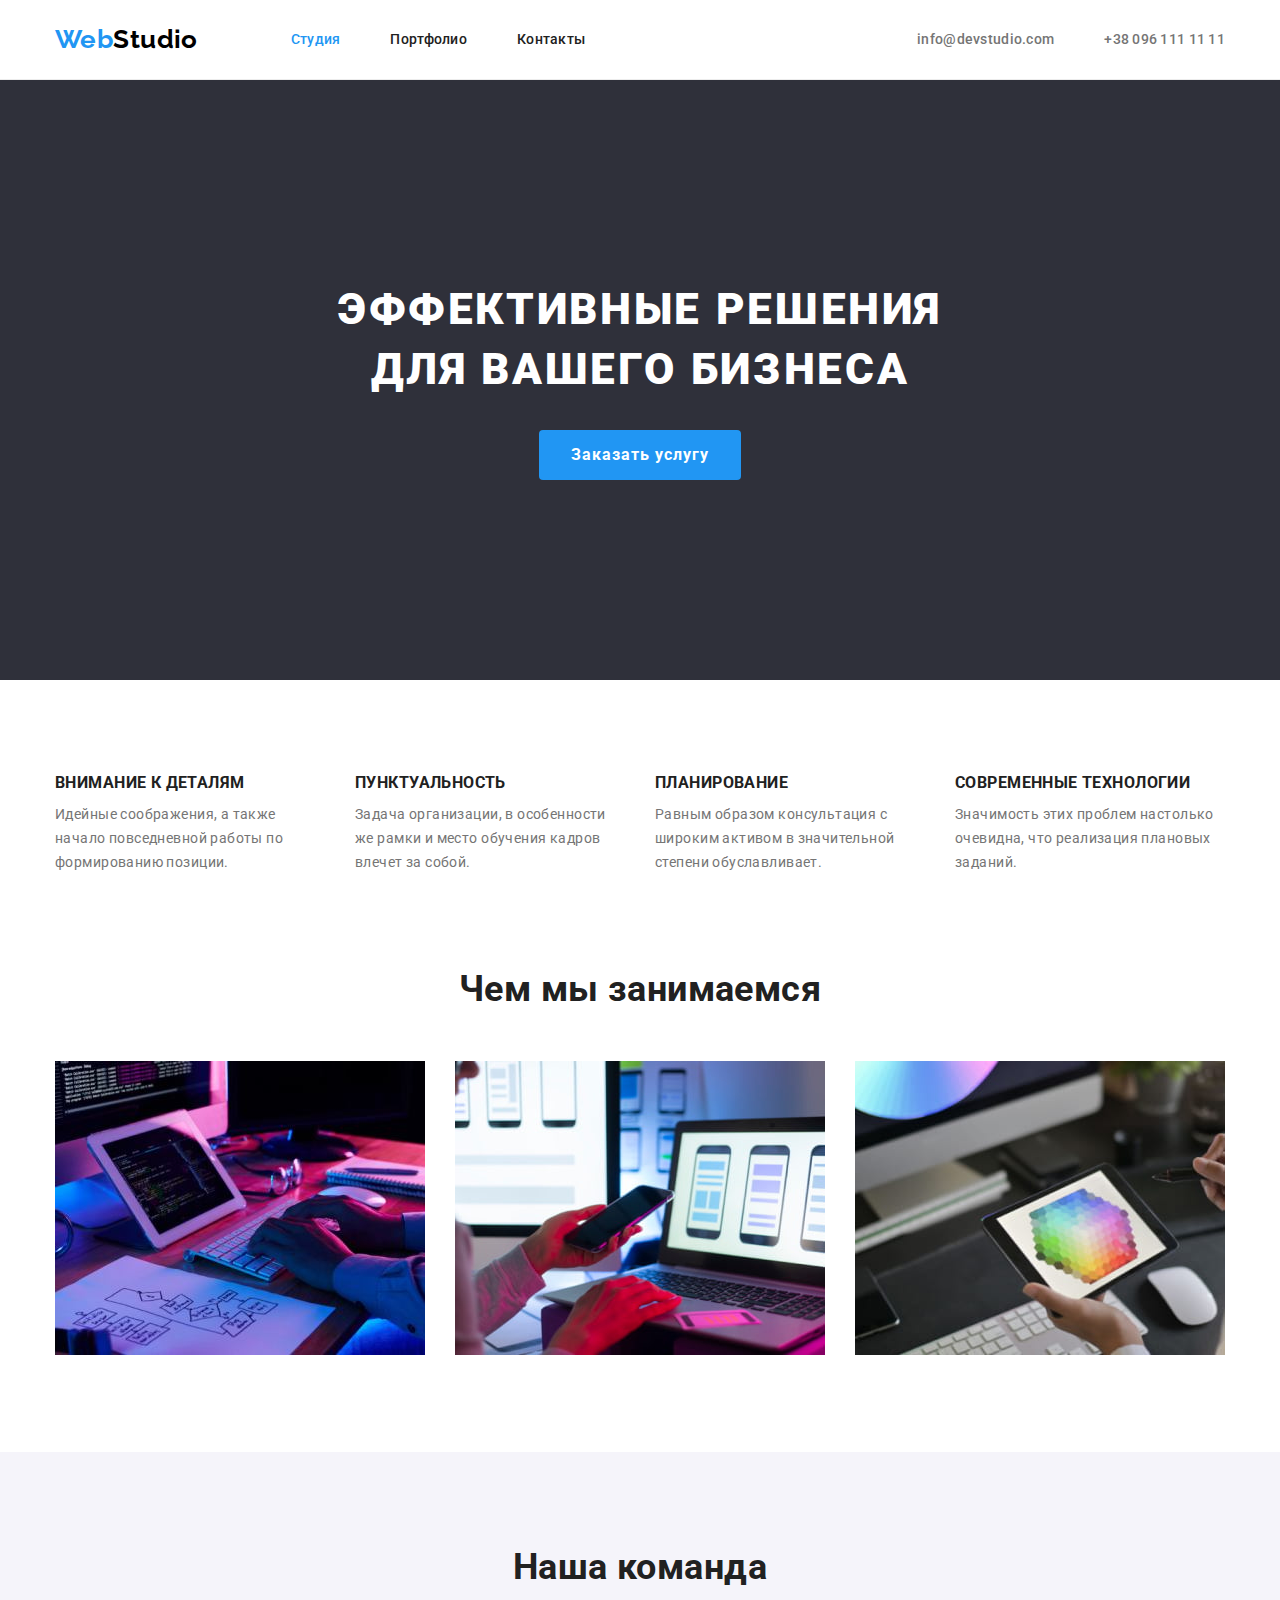
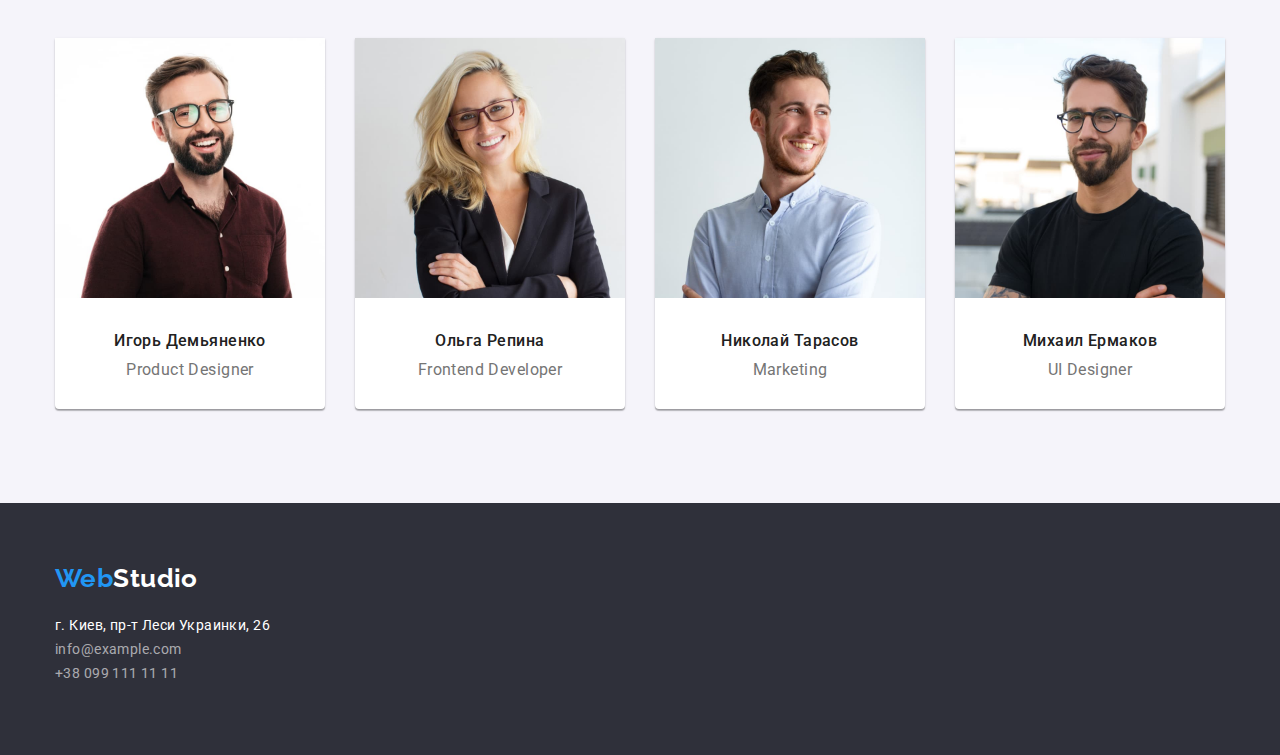
<file: index.html>
<!DOCTYPE html>
<html lang="ru">
  <head>
    <meta charset="UTF-8" />
    <meta http-equiv="X-UA-Compatible" content="IE=edge" />
    <meta name="viewport" content="width=device-width, initial-scale=1.0" />

    <title>Студия</title>
    <link rel="stylesheet" href="https://cdnjs.cloudflare.com/ajax/libs/modern-normalize/1.0.0/modern-normalize.min.css" />
    <link rel="preconnect" href="https://fonts.gstatic.com" />
    <link
      href="https://fonts.googleapis.com/css2?family=Raleway:wght@700&family=Roboto:wght@400;500;700;900&display=swap"
      rel="stylesheet"
    />
    <link rel="stylesheet" href="./css/styles.css" />
  </head>
  <body>
    <header class="page-header">
      <div class="container">
        <a href="./" class="link logo"><span class="logo-color">Web</span>Studio</a>
        <nav class="nav">
          <ul class="list site-nav">
            <li class="nav-item current"><a href="./" class="link nav-link">Студия</a></li>
            <li class="nav-item"><a href="./portfolio.html" class="link nav-link">Портфолио</a></li>
            <li class="nav-item"><a href="" class="link nav-link">Контакты</a></li>
          </ul>
        </nav>
        <ul class="list address">
          <li class="address-item"><a href="mailto:info@devstudio.com" class="link address-link">info@devstudio.com</a></li>
          <li class="address-item"><a href="tel:+380961111111" class="link address-link">+38 096 111 11 11</a></li>
        </ul>
      </div>
    </header>

    <main>
      <!-- Герой -->
      <section class="hero">
        <div class="container">
          <h1 class="hero-title">
            Эффективные решения<br />
            для вашего бизнеса
          </h1>
          <button type="button" class="hero-button">Заказать услугу</button>
        </div>
      </section>

      <!-- Особенности -->
      <section class="section features">
        <div class="container">
          <h2 class="features-title hidden">Особенности</h2>
          <ul class="list features-list">
            <li class="features-item">
              <h3 class="features-item-title">Внимание к деталям</h3>
              <p class="features-item-text">Идейные соображения, а также начало повседневной работы по формированию позиции.</p>
            </li>
            <li class="features-item">
              <h3 class="features-item-title">Пунктуальность</h3>
              <p class="features-item-text">Задача организации, в особенности же рамки и место обучения кадров влечет за собой.</p>
            </li>
            <li class="features-item">
              <h3 class="features-item-title">Планирование</h3>
              <p class="features-item-text">Равным образом консультация с широким активом в значительной степени обуславливает.</p>
            </li>
            <li class="features-item">
              <h3 class="features-item-title">Современные технологии</h3>
              <p class="features-item-text">Значимость этих проблем настолько очевидна, что реализация плановых заданий.</p>
            </li>
          </ul>
        </div>
      </section>

      <!-- Деятельность -->
      <section class="section">
        <div class="container">
          <h2 class="operation-title">Чем мы занимаемся</h2>
          <ul class="list operation-list">
            <li>
              <img src="./images/about/box1.jpg" class="operation-img" alt="Процесс создания проекта." width="370" height="294" />
            </li>
            <li>
              <img src="./images/about/box2.jpg" class="operation-img" alt="Разработка мобильного приложения" width="370" height="294" />
            </li>
            <li>
              <img src="./images/about/box3.jpg" class="operation-img" alt="Работа с цветовой гаммой" width="370" height="294" />
            </li>
          </ul>
        </div>
      </section>

      <!-- Наша команда -->
      <section class="section team">
        <div class="container">
          <h2 class="team-title">Наша команда</h2>
          <ul class="list team-list">
            <li class="team-item">
              <img src="./images/photo/img1.jpg" class="team-img" alt="Дизайнер продукта" width="270" height="260" />
              <h3 class="team-name">Игорь Демьяненко</h3>
              <p class="team-text">Product Designer</p>
            </li>
            <li class="team-item">
              <img src="./images/photo/img2.jpg" class="team-img" alt="Разработчик" width="270" height="260" />
              <h3 class="team-name">Ольга Репина</h3>
              <p class="team-text">Frontend Developer</p>
            </li>
            <li class="team-item">
              <img src="./images/photo/img3.jpg" class="team-img" alt="Маркетолог" width="270" height="260" />
              <h3 class="team-name">Николай Тарасов</h3>
              <p class="team-text">Marketing</p>
            </li>
            <li class="team-item">
              <img src="./images/photo/img4.jpg" class="team-img" alt="Конструктор пользовательского интерфейса" width="270" height="260" />
              <h3 class="team-name">Михаил Ермаков</h3>
              <p class="team-text">UI Designer</p>
            </li>
          </ul>
        </div>
      </section>
    </main>

    <footer class="bottom">
      <div class="container">
        <a href="./" class="link logo-bottom"><span class="logo-color">Web</span>Studio</a>
        <address>
          <ul class="list">
            <li>
              <a href="https://goo.gl/maps/fyFfX9XR5Mxzys699" class="link contacts-adr" target="_blank" rel="noreferrer noopener"
                >г. Киев, пр-т Леси Украинки, 26
              </a>
            </li>
            <li><a href="mailto:info@example.com" class="link contacts-link">info@example.com</a></li>
            <li><a href="tel:+380991111111" class="link contacts-link">+38 099 111 11 11</a></li>
          </ul>
        </address>
      </div>
    </footer>
  </body>
</html>
</file>
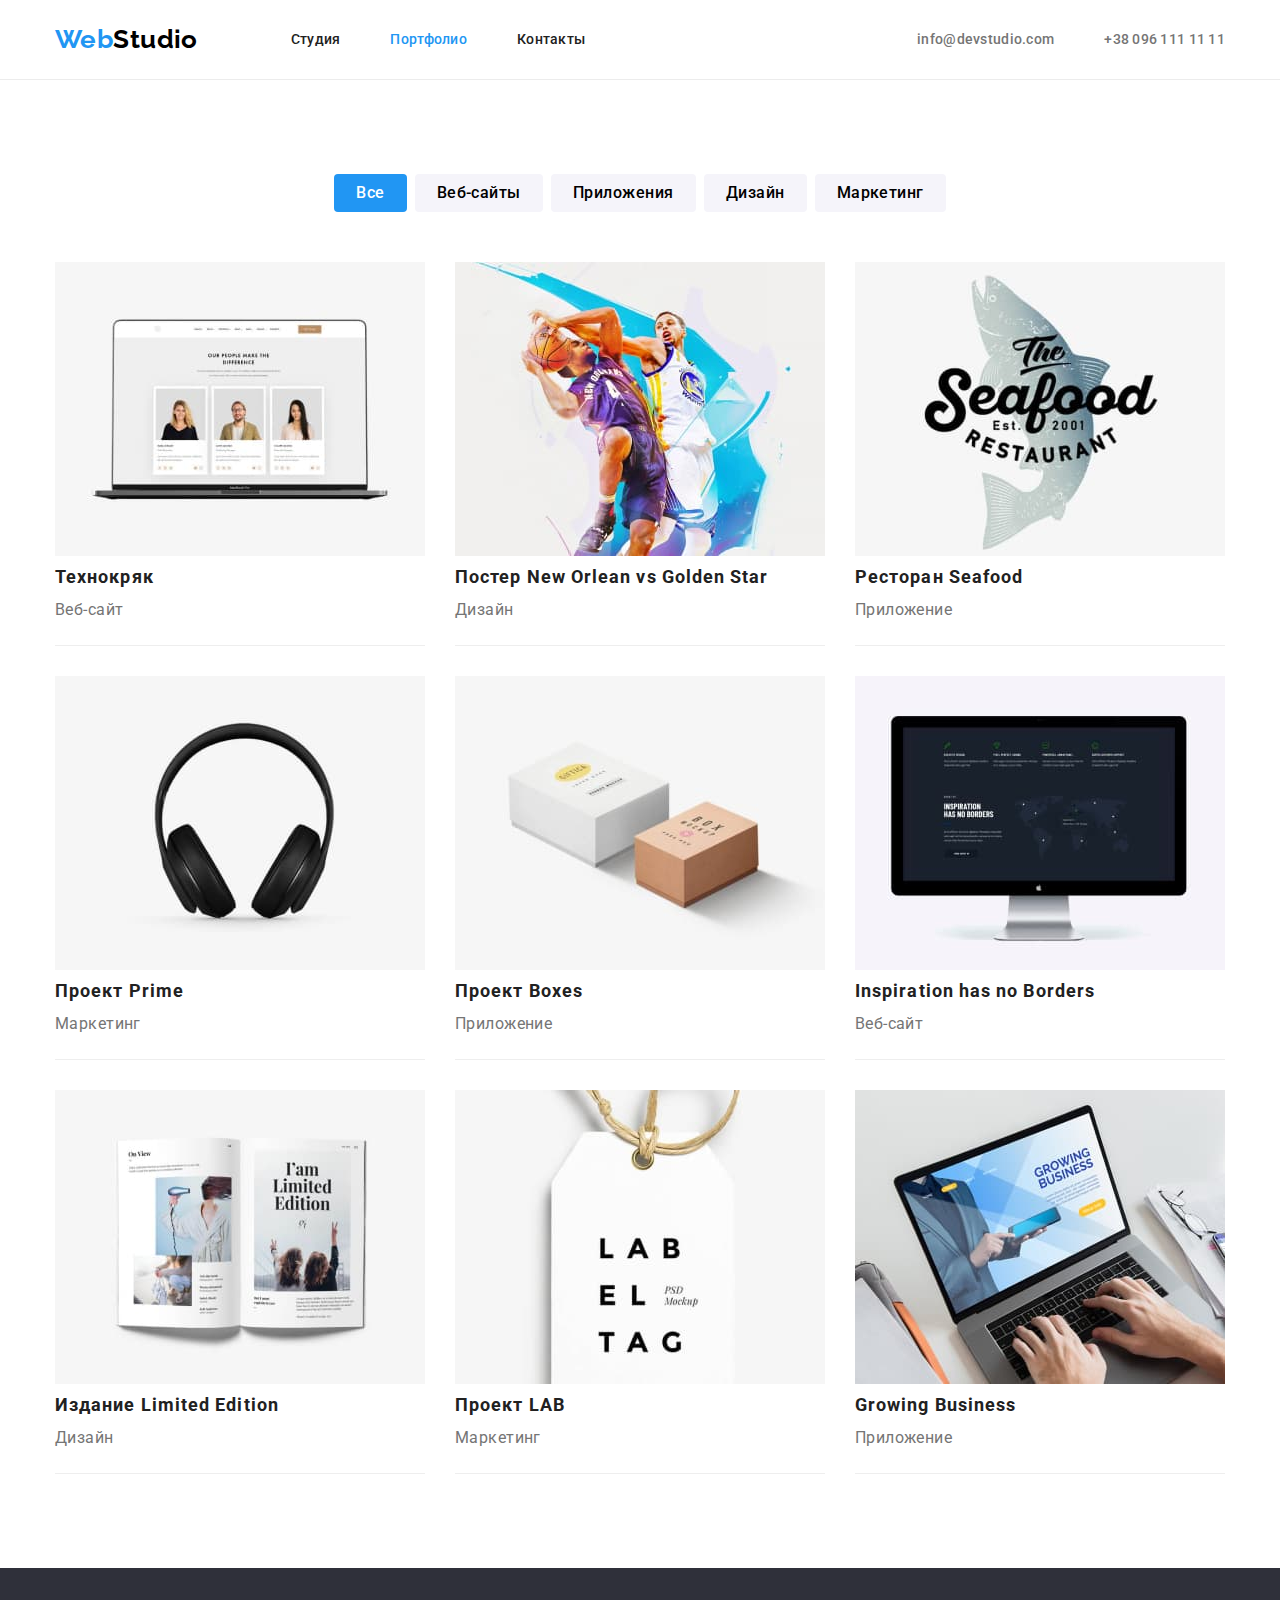
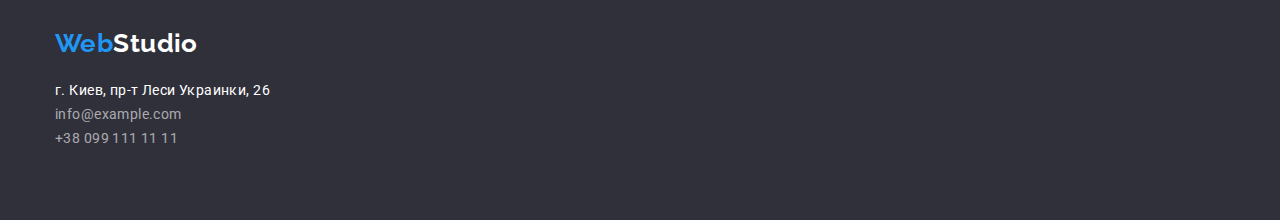
<file: portfolio.html>
<!DOCTYPE html>
<html lang="ru">
  <head>
    <meta charset="UTF-8" />
    <meta http-equiv="X-UA-Compatible" content="IE=edge" />
    <meta name="viewport" content="width=device-width, initial-scale=1.0" />
    <title>Портфолио</title>
    <link rel="stylesheet" href="https://cdnjs.cloudflare.com/ajax/libs/modern-normalize/1.0.0/modern-normalize.min.css" />
    <link rel="preconnect" href="https://fonts.gstatic.com" />
    <link
      href="https://fonts.googleapis.com/css2?family=Raleway:wght@700&family=Roboto:wght@400;500;700;900&display=swap"
      rel="stylesheet"
    />
    <link rel="stylesheet" href="./css/styles.css" />
  </head>
  <body>
    <header class="page-header">
      <div class="container">
        <a href="./" class="link logo"><span class="logo-color">Web</span>Studio</a>
        <nav class="nav">
          <ul class="list site-nav">
            <li class="nav-item"><a href="./" class="link nav-link">Студия</a></li>
            <li class="nav-item current"><a href="./portfolio.html" class="link nav-link">Портфолио</a></li>
            <li class="nav-item"><a href="" class="link nav-link">Контакты</a></li>
          </ul>
        </nav>
        <ul class="list address">
          <li class="address-item"><a href="mailto:info@devstudio.com" class="link address-link">info@devstudio.com</a></li>
          <li class="address-item"><a href="tel:+380961111111" class="link address-link">+38 096 111 11 11</a></li>
        </ul>
      </div>
    </header>

    <main>
      <section class="section projects">
        <div class="container">
          <h1 class="projects-title hidden">Проекты</h1>
          <ul class="list buttons-block">
            <li class="buttons-item"><button type="button" class="buttons current-btn">Все</button></li>
            <li class="buttons-item"><button type="button" class="buttons">Веб-сайты</button></li>
            <li class="buttons-item"><button type="button" class="buttons">Приложения</button></li>
            <li class="buttons-item"><button type="button" class="buttons">Дизайн</button></li>
            <li class="buttons-item"><button type="button" class="buttons">Маркетинг</button></li>
          </ul>
          <ul class="list projects-list">
            <li class="project-item">
              <a href="" class="project-link link">
                <img src="./images/projects/img1.jpg" alt="оформление проекта" class="project-img" width="370" height="294" />
                <h2 class="project-name">Технокряк</h2>
                <p class="project-caption">Веб-сайт</p>
              </a>
            </li>
            <li class="project-item">
              <a href="" class="project-link link">
                <img src="./images/projects/img2.jpg" alt="оформление проекта" class="project-img" width="370" height="294" />
                <h2 class="project-name">Постер New Orlean vs Golden Star</h2>
                <p class="project-caption">Дизайн</p>
              </a>
            </li>
            <li class="project-item">
              <a href="" class="project-link link">
                <img src="./images/projects/img3.jpg" alt="оформление проекта" class="project-img" width="370" height="294" />
                <h2 class="project-name">Ресторан Seafood</h2>
                <p class="project-caption">Приложение</p>
              </a>
            </li>
            <li class="project-item">
              <a href="" class="project-link link">
                <img src="./images/projects/img4.jpg" alt="оформление проекта" class="project-img" width="370" height="294" />
                <h2 class="project-name">Проект Prime</h2>
                <p class="project-caption">Маркетинг</p>
              </a>
            </li>
            <li class="project-item">
              <a href="" class="project-link link">
                <img src="./images/projects/img5.jpg" alt="оформление проекта" class="project-img" width="370" height="294" />
                <h2 class="project-name">Проект Boxes</h2>
                <p class="project-caption">Приложение</p>
              </a>
            </li>
            <li class="project-item">
              <a href="" class="project-link link">
                <img src="./images/projects/img6.jpg" alt="оформление проекта" class="project-img" width="370" height="294" />
                <h2 class="project-name">Inspiration has no Borders</h2>
                <p class="project-caption">Веб-сайт</p>
              </a>
            </li>
            <li class="project-item">
              <a href="" class="project-link link">
                <img src="./images/projects/img7.jpg" alt="оформление проекта" class="project-img" width="370" height="294" />
                <h2 class="project-name">Издание Limited Edition</h2>
                <p class="project-caption">Дизайн</p>
              </a>
            </li>
            <li class="project-item">
              <a href="" class="project-link link">
                <img src="./images/projects/img8.jpg" alt="оформление проекта" class="project-img" width="370" height="294" />
                <h2 class="project-name">Проект LAB</h2>
                <p class="project-caption">Маркетинг</p>
              </a>
            </li>
            <li class="project-item">
              <a href="" class="project-link link">
                <img src="./images/projects/img9.jpg" alt="оформление проекта" class="project-img" width="370" height="294" />
                <h2 class="project-name">Growing Business</h2>
                <p class="project-caption">Приложение</p>
              </a>
            </li>
          </ul>
        </div>
      </section>
    </main>

    <footer class="bottom">
      <div class="container">
        <a href="./" class="link logo-bottom"><span class="logo-color">Web</span>Studio</a>
        <address>
          <ul class="list contacts">
            <li>
              <a href="https://goo.gl/maps/fyFfX9XR5Mxzys699" class="link contacts-adr" target="_blank" rel="noreferrer noopener"
                >г. Киев, пр-т Леси Украинки, 26
              </a>
            </li>
            <li><a href="mailto:info@example.com" class="link contacts-link">info@example.com</a></li>
            <li><a href="tel:+380991111111" class="link contacts-link">+38 099 111 11 11</a></li>
          </ul>
        </address>
      </div>
    </footer>
  </body>
</html>
</file>
<file: css/styles.css>
/* global --------------------------------------------------*/
:root {
  --basic-text: #212121;
  --secondary-text: #757575;
  --accent: #2196f3;
  --accent-hover: #188ce8;
  --bgc: #f5f4fa;
  --bgc-dark: #2f303a;
  --half-tone: rgba(255, 255, 255, 0.6);
  --shadow: rgba(0, 0, 0, 0.15);
}

h1,
h2,
h3,
h4,
h5,
h6,
p {
  margin: 0;
  padding: 0;
}

body {
  font-family: Roboto, sans-serif;
  font-size: 14px;
  background-color: white;
  color: var(--basic-text);
  letter-spacing: 0.03em;
}

.link {
  font-style: normal;
  text-decoration: none;
}

.list {
  list-style: none;
  margin: 0;
  padding: 0;
}

.container {
  width: 1200px;
  padding: 0 15px;
  margin: 0 auto;
}

.section {
  padding: 94px 0;
}

.hidden {
  position: absolute !important;
  clip: rect(1px 1px 1px 1px);
  clip: rect(1px, 1px, 1px, 1px);
  padding: 0 !important;
  border: 0 !important;
  height: 1px !important;
  width: 1px !important;
  overflow: hidden;
}

/* global-header ------------------------------------------*/
.page-header {
  display: flex;
  padding: 20px 0;
  height: 80px;
  border-bottom: 1px solid #ececec;
}

.page-header .container {
  display: flex;
  justify-content: flex-start;
  align-items: center;
}

.logo {
  font-family: Raleway;
  font-weight: 700;
  font-size: 26px;
  line-height: 1.19;
  color: black;
}

.logo-color {
  color: var(--accent);
}

.site-nav {
  display: flex;
  margin-left: 93px;
}

.nav-link {
  display: block;
  padding-top: 7px;
  padding-bottom: 7px;
  font-weight: 500;
  line-height: 1.14;
  letter-spacing: 0.02em;
  color: inherit;
}

.nav-link:hover,
.nav-link:focus {
  color: var(--accent);
}

.site-nav .nav-item:not(:last-child) {
  margin-right: 50px;
}

.current {
  color: var(--accent);
}

.address {
  display: flex;
  margin-left: auto;
}

.address-item:not(:last-child) {
  margin-right: 50px;
}

.address-link {
  display: block;
  padding-top: 7px;
  padding-bottom: 7px;
  color: var(--secondary-text);
  font-weight: 500;
  line-height: 1.14;
  letter-spacing: 0.02em;
}

.address-link:hover,
.address-link:focus {
  color: var(--accent);
}

/* global-footer -----------------------------------------*/
.bottom {
  background-color: var(--bgc-dark);
  height: 252px;
  padding: 60px 0 60px 0;
}

.logo-bottom {
  display: inline-block;
  font-family: Raleway;
  font-weight: 700;
  font-size: 26px;
  line-height: 1.19;
  color: white;
  margin-bottom: 20px;
}

.contacts-adr {
  line-height: 1.71;
  color: white;
}

.contacts-adr:hover,
.contacts-adr:focus {
  color: var(--accent);
}

.contacts-link {
  line-height: 1.71;
  color: var(--half-tone);
}

.contacts-link:hover,
.contacts-link:focus {
  color: var(--accent);
  margin-top: 9px;
}

/* main-index ----------------------------------------------*/
/*-------------- hero */
.hero {
  height: 600px;
  padding-top: 200px;
  padding-bottom: 200px;
  text-align: center;
  
  background-color: var(--bgc-dark);
}

.hero-title {
  margin-top: 0;
  margin-bottom: 30px;
  font-weight: 900;
  font-size: 44px;
  line-height: 1.36;
  letter-spacing: 0.06em;
  text-transform: uppercase;
  color: white;
}

.hero-button {
  font-family: inherit;
  font-weight: 700;
  font-size: 16px;
  line-height: 1.87;
  align-items: center;
  letter-spacing: 0.06em;
  color: white;

  padding: 10px 32px;
  background: var(--accent);
  border-radius: 4px;
  border: none;
}

.hero-button:hover {
  background-color: var(--accent-hover);
}

.hero-button:hover {
  cursor: pointer;
}

/* ---------features */
.features-list {
  display: flex;
  justify-content: space-between;
}

.features-item {
   /* width: calc((100%-90px) / 4); */
  width: 270px;
}

.features-title {
}

.features-list .features-item:not(:last-child) {
  margin-right: 30px;
}

.features-item-title {
  font-weight: 700;
  line-height: 1.14;
  text-transform: uppercase;
  margin-bottom: 10px;
}

.features-item-text {
  line-height: 1.71;
  color: var(--secondary-text);
}

.section.features {
  padding-bottom: 0;
}

/* -------operation */
.operation-title {
  font-weight: 700;
  font-size: 36px;
  line-height: 1.17;
  text-align: center;
  margin-bottom: 50px;
}

.operation-list {
  display: flex;
  justify-content: space-between;
}

/* ---------team */
.team {
  background-color: var(--bgc);
}

.team-title {
  font-weight: 700;
  font-size: 36px;
  line-height: 1.17;
  text-align: center;
  margin-bottom: 50px;
}

.team-list {
  display: flex;
  justify-content: space-between;
}

.team-item {
  text-align: center;
  background-color: white;
  box-shadow: 0px 1px 3px rgba(0, 0, 0, 0.12), 0px 1px 1px rgba(0, 0, 0, 0.14), 0px 2px 1px rgba(0, 0, 0, 0.2);
  border-radius: 0px 0px 4px 4px;
}

.team-img {
  margin-bottom: 30px;
}

.team-name {
  font-weight: 500;
  font-size: 16px;
  line-height: 1.19;
  margin-bottom: 10px;
}

.team-text {
  font-size: 16px;
  line-height: 1.19;
  color: var(--secondary-text);
  margin-bottom: 30px;
}

/* main-portfolio----------------------------------------- */
/* --------------projects */

.projects {
}

.projects-title {
}

/* _____________space-between___________ */
/* .projects-list {
  display: flex;
  flex-wrap: wrap;
   justify-content: space-between;
  align-content: space-between;
} 
.project-item {
  background: white;
  border: 1px solid #EEEEEE;
  box-sizing: border-box;
} */

/* _________________grid_________________ */
.projects-list {
  display: flex;
  flex-wrap: wrap;
}

.project-item {
  display: block;
  width: calc((100% - 60px) / 3);
  margin-right: 30px;
  margin-bottom: 30px;

  border-bottom: 1px solid #eeeeee;
}

.project-item:nth-child(3n) {
  margin-right: 0;
}

.project-item:nth-last-child(-n + 3) {
  margin-bottom: 0;
}
/* _________________end grid_____________ */

.project-name {
  font-weight: 700;
  font-size: 18px;
  line-height: 2;
  letter-spacing: 0.06em;
  color: var(--basic-text);
}

.project-caption {
  font-size: 16px;
  line-height: 1.87;
  color: var(--secondary-text);
  margin-bottom: 20px;
}

/*------------- buttons */
.buttons-block {
  display: flex;
  justify-content: center;
  margin-bottom: 50px;
}

.buttons {
  background-color: var(--bgc);
  border-radius: 4px;
  border: none;
  padding: 6px 22px;
  font-family: inherit;
  font-weight: 500;
  font-size: 16px;
  line-height: 1.62;
  letter-spacing: 0.03em;
  margin-right: 8px;
}

.buttons-item:last-child button {
  margin-right: 0;
}
.current-btn {
  background: var(--accent);
  color: white;
}

.buttons:hover {
  cursor: pointer;
  background: var(--accent);
  color: white;
}
.buttons:focus {
  background: var(--accent);
  color: white;
}
</file>
